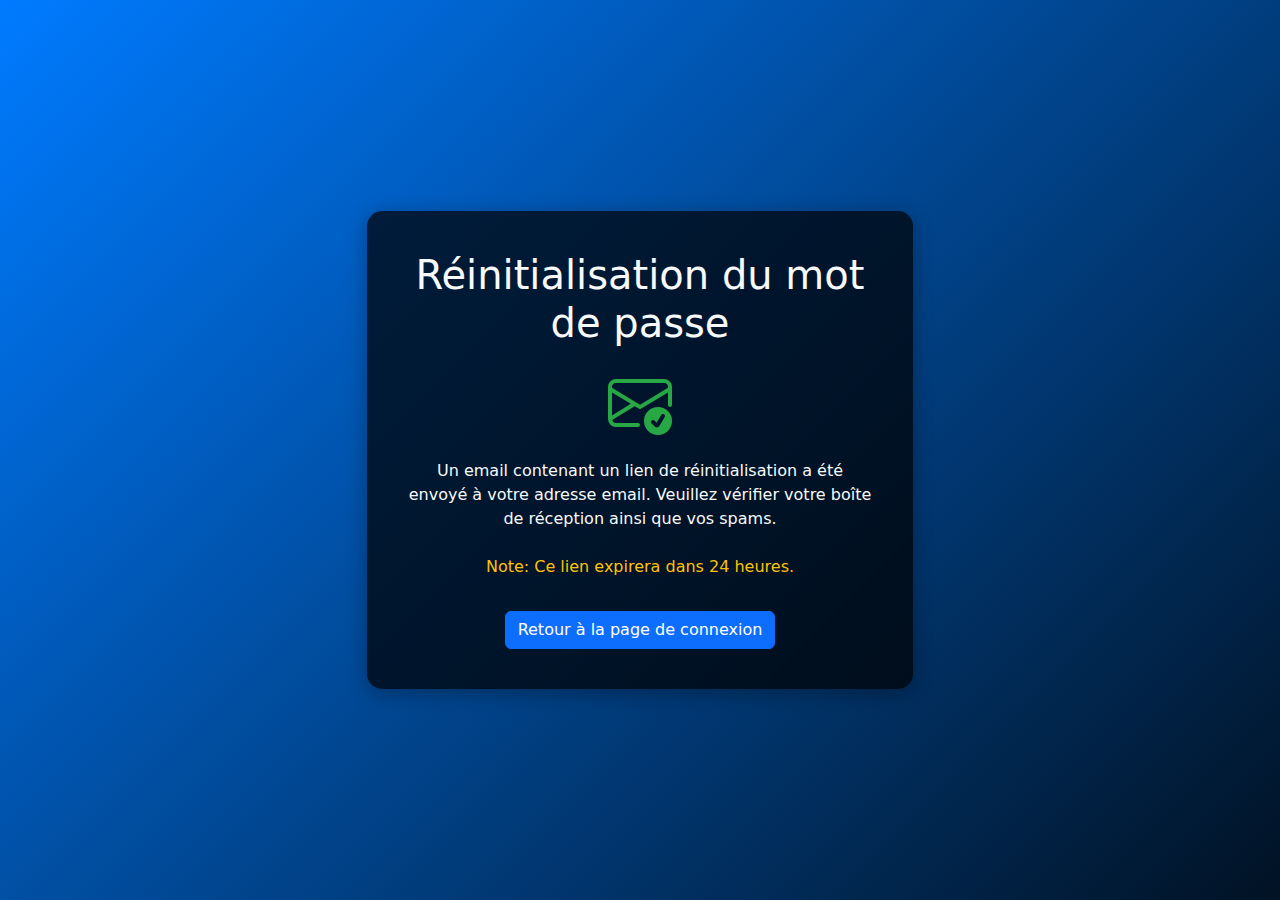
<file: templates/email-sent.html>
<!DOCTYPE html>
<html lang="fr">
<head>
    <link rel="stylesheet" href="css/bootstrap.min.css">
    <link rel="stylesheet" href = "css/emailSent.css">
    <meta charset="UTF-8">
    <meta name="viewport" content="width=device-width, initial-scale=1.0">
    <title>Réinitialisation du mot de passe - NMLab</title>
</head>
<body>
    <div class="container">
        <div class="row justify-content-center">
            <div class="col-md-8 col-lg-6">
                <div class="card p-4 emailsentbgcolor text-light">
                    <div class="card-body text-center">
                        <h1 class="mb-4">Réinitialisation du mot de passe</h1>
                        <div class="mb-4">
                            <svg xmlns="http://www.w3.org/2000/svg" width="64" height="64" fill="#28a745" class="bi bi-envelope-check" viewBox="0 0 16 16">
                                <path d="M2 2a2 2 0 0 0-2 2v8.01A2 2 0 0 0 2 14h5.5a.5.5 0 0 0 0-1H2a1 1 0 0 1-.966-.741l5.64-3.471L8 9.583l7-4.2V8.5a.5.5 0 0 0 1 0V4a2 2 0 0 0-2-2H2Zm3.708 6.208L1 11.105V5.383l4.708 2.825ZM1 4.217V4a1 1 0 0 1 1-1h12a1 1 0 0 1 1 1v.217l-7 4.2-7-4.2Z"/>
                                <path d="M16 12.5a3.5 3.5 0 1 1-7 0 3.5 3.5 0 0 1 7 0Zm-1.993-1.679a.5.5 0 0 0-.686.172l-1.17 1.95-.547-.547a.5.5 0 0 0-.708.708l.774.773a.75.75 0 0 0 1.174-.144l1.335-2.226a.5.5 0 0 0-.172-.686Z"/>
                            </svg>
                        </div>
                        <p class="mb-4">Un email contenant un lien de réinitialisation a été envoyé à votre adresse email. Veuillez vérifier votre boîte de réception ainsi que vos spams.</p>
                        <p class="text-warning">Note: Ce lien expirera dans 24 heures.</p>
                        <a href="login.html" class="btn btn-primary mt-3">Retour à la page de connexion</a>
                    </div>
                </div>
            </div>
        </div>
    </div>

    <script src="js/bootstrap.bundle.min.js"></script>
</body>
</html>
</file>
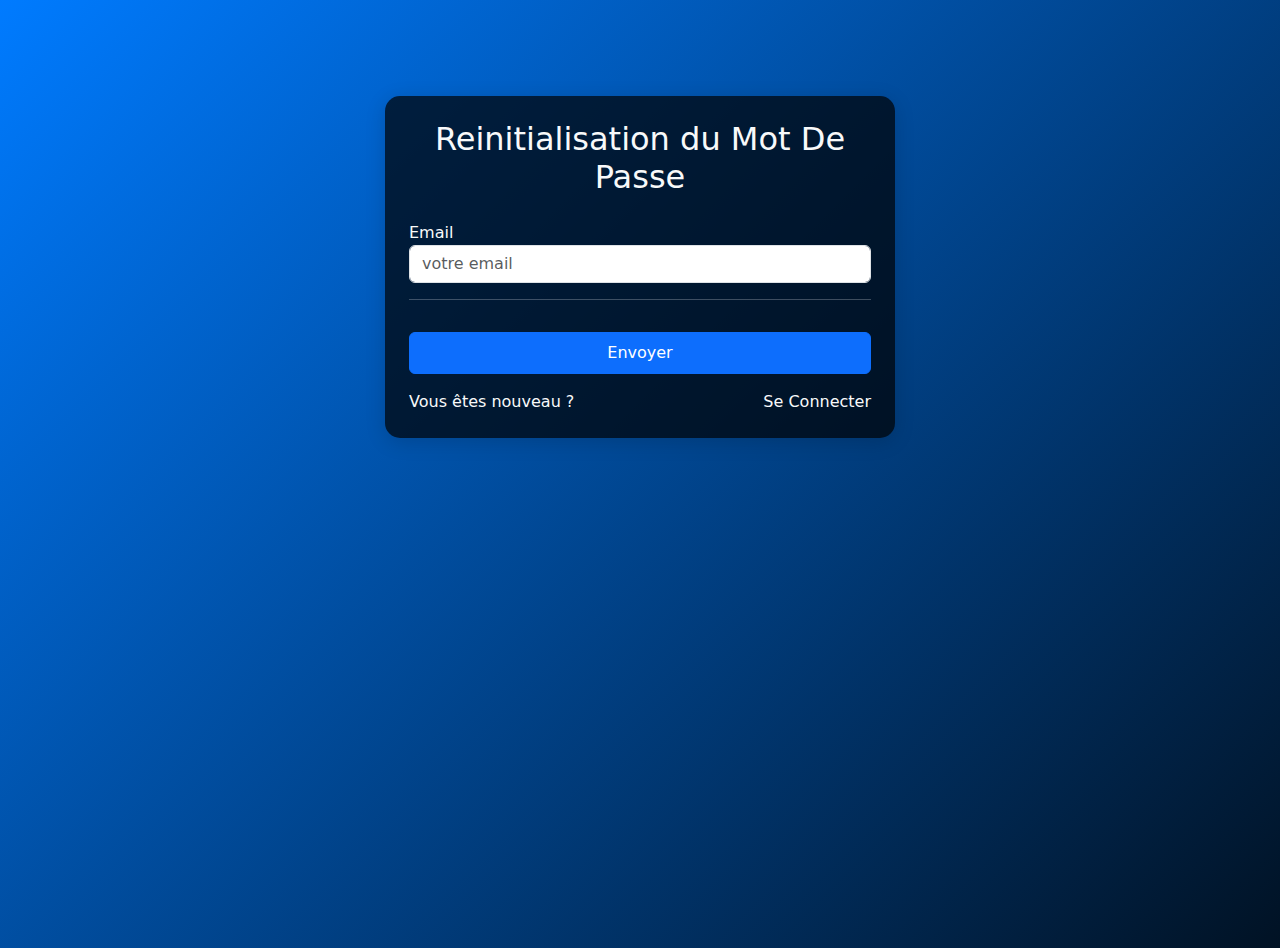
<file: templates/forgot-password.html>
<!DOCTYPE html>
<html lang="en">
<head>
    <link rel="stylesheet" href="css/bootstrap.min.css">
    <meta charset="UTF-8">
    <meta name="viewport" content="width=device-width, initial-scale=1.0">
    <link rel = "stylesheet" href="css/forgetPassword.css">
    <link rel="icon" href="media/logoNMlab.png">
    <title>Login - NMLab</title>
</head>
<body>
    <header class="container text-light p-5 text-center text-md-start mt-5">
        <div class="row align-items-center justify-content-center">
            <div class="col-md-8 col-lg-6 mt-4 mt-md-0">
                <div class="card p-4 loginbgcolor text-light border-0">
                    <h2 class="text-center mb-4">Reinitialisation du Mot De Passe</h2>
                    <div id="errorAlert" class="alert alert-danger d-none"></div>
                    <form method = "POST" id = "resetForm">
                        <div class = "mb-3">
                            <label for="email" xlass="form-label">Email</label>
                            <input type="email" required class = "form-control" id = "email" placeholder="votre email">
                        </div>
                        <hr>
                        <button type="submit" class="btn btn-primary w-100 py-2 mt-3">
                            <span id="submitText">Envoyer</span>
                            <span id="spinner" class="spinner-border spinner-border-sm d-none" role="status" aria-hidden="true"></span>
                        </button>
                        <div class="d-flex justify-content-between mt-3">
                            <a href="register.html" class="text-light text-decoration-none">Vous êtes nouveau ?</a>
                            <a href="login.html" class="text-light text-decoration-none">Se Connecter</a>
                        </div>
                    </form>
               
               
                </div>
            </div>
        </div>
    </header>
    <script src="js/forgotPasswordScript.js"></script>
    <script src="js/bootstrap.bundle.min.js"></script>
</body>
</html>
</file>
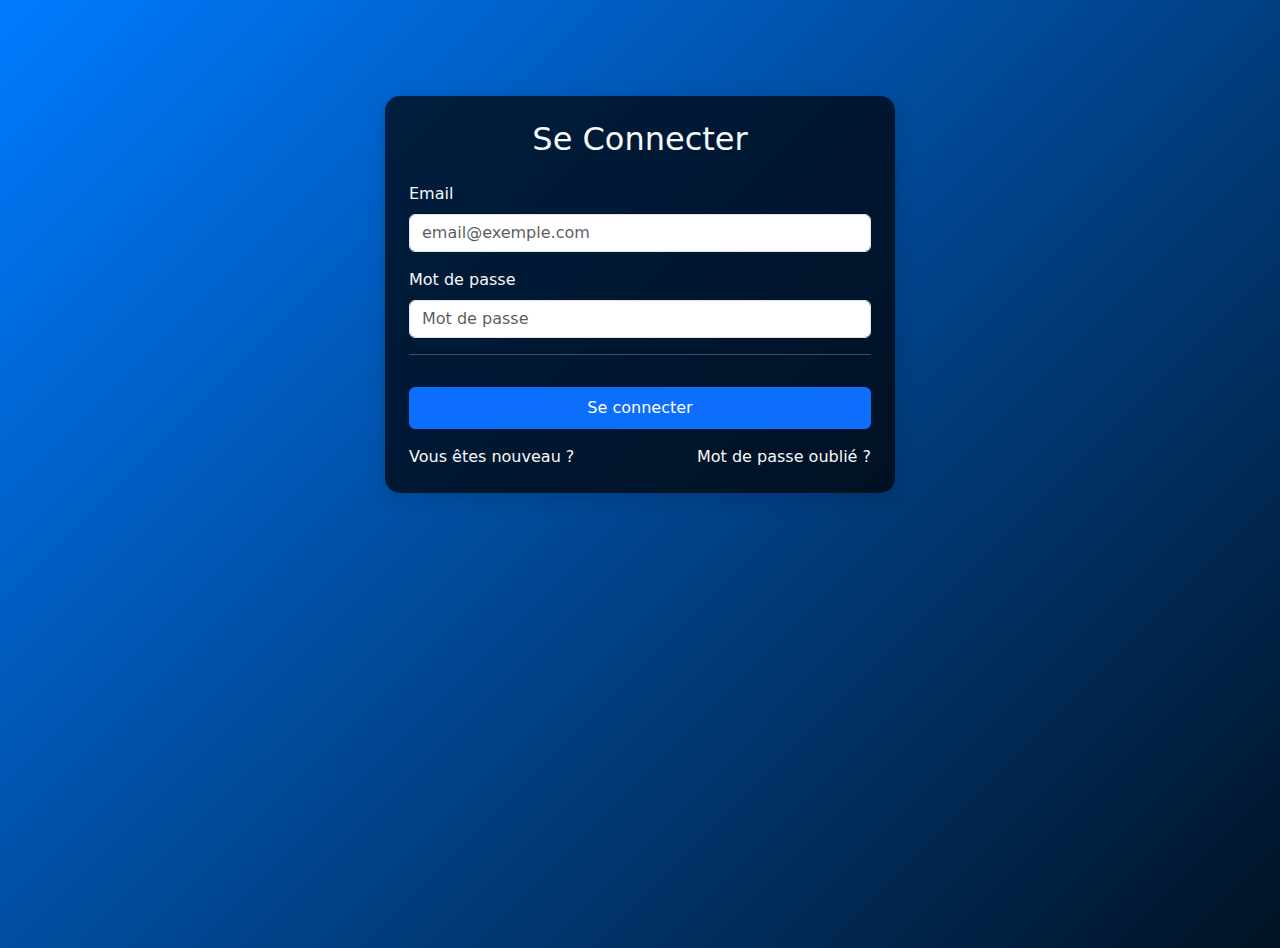
<file: templates/login.html>
<!DOCTYPE html>
<html lang="fr">
<head>
    <meta charset="UTF-8">
    <meta name="viewport" content="width=device-width, initial-scale=1.0">
    <title>Connexion - NMLab</title>
    <link href="css/bootstrap.min.css" rel ="stylesheet">
    <link href = "css/loginStyles.css" rel = "stylesheet">
    <link rel="icon" href="media/logoNMLab.png">

</head>
<body>
    <header class="container text-light p-5 text-center text-md-start mt-5">
        <div class="row align-items-center justify-content-center">
            <div class="col-md-8 col-lg-6 mt-4 mt-md-0">
                <div class="card p-4 loginbgcolor text-light border-0">
                    <h2 class="text-center mb-4">Se Connecter</h2>

                    <div id="errorAlert" class="alert alert-danger d-none"></div>

                    <form id="loginForm">
                        <div class="mb-3">
                            <label for="email" class="form-label">Email</label>
                            <input type="email" required class="form-control" id="email" placeholder="email@exemple.com">
                        </div>
        
                        <div class="mb-3">
                            <label for="password" class="form-label">Mot de passe</label>
                            <input type="password" required class="form-control" id="password" placeholder="Mot de passe">
                        </div>
                        
                        <hr>
                        
                        <button type="submit" class="btn btn-primary w-100 py-2 mt-3">
                            <span id="submitText">Se connecter</span>
                            <span id="spinner" class="spinner-border spinner-border-sm d-none" role="status" aria-hidden="true"></span>
                        </button>

                        <div class="d-flex justify-content-between mt-3">
                            <a href="register.html" class="text-light text-decoration-none">Vous êtes nouveau ?</a>
                            <a href="forgot-password.html" class="text-light text-decoration-none">Mot de passe oublié ?</a>
                        </div>
                    </form>
                </div>
            </div>
        </div>
    </header>

    <script src="js/loginScript.js"></script>
    <script src="https://cdn.jsdelivr.net/npm/bootstrap@5.3.0/dist/js/bootstrap.bundle.min.js"></script>
</body>
</html>
</file>
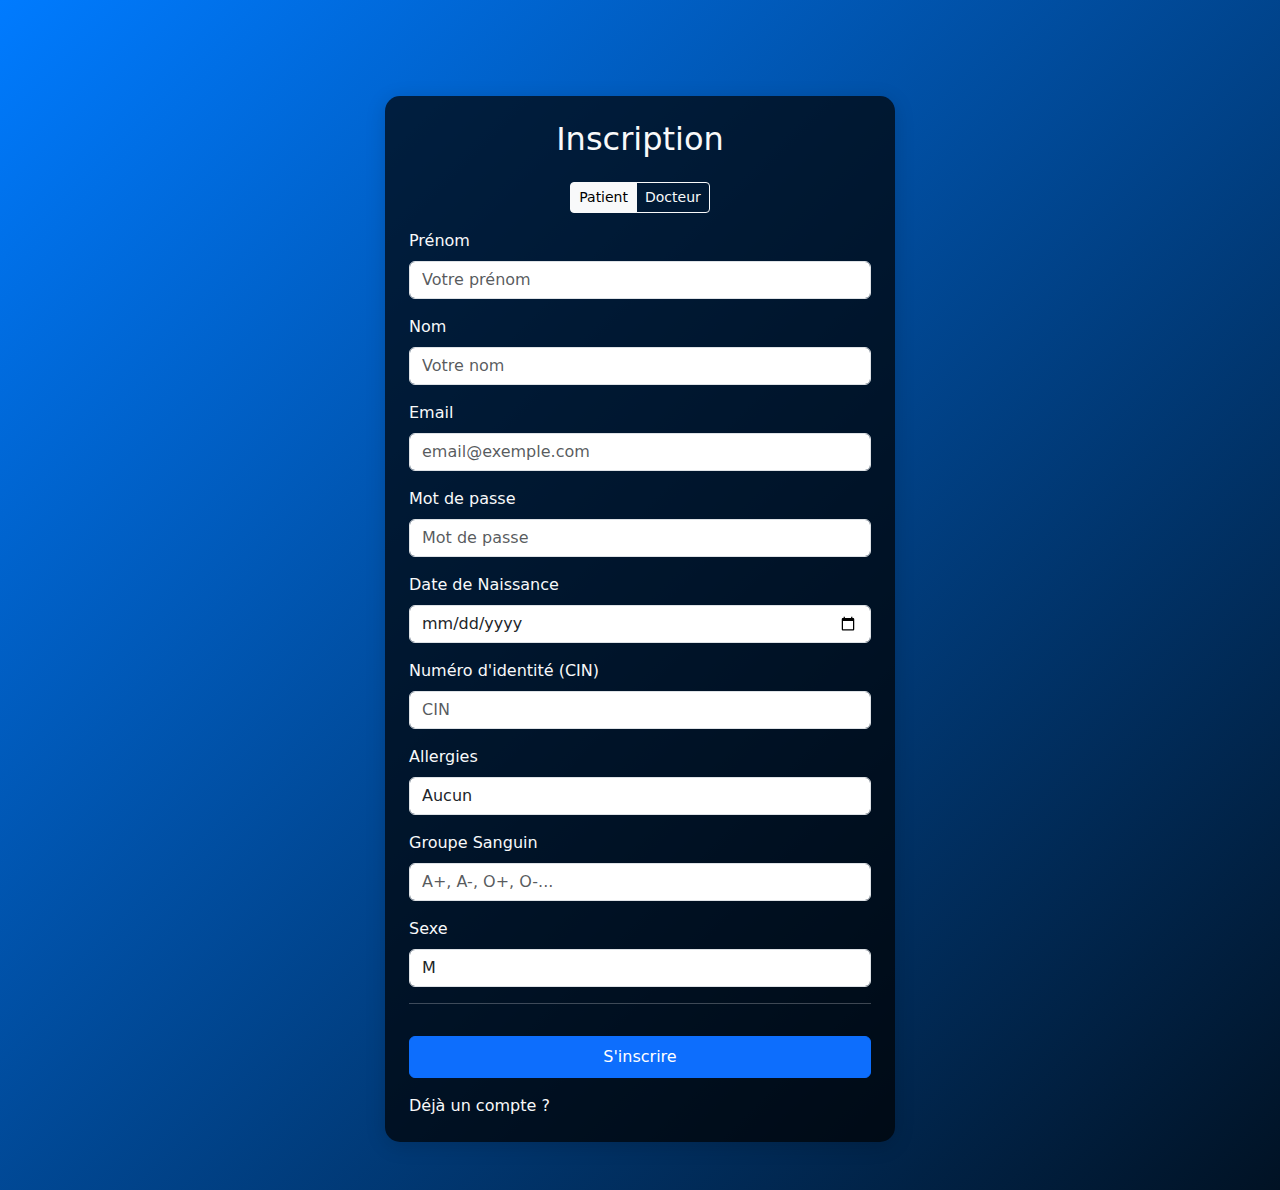
<file: templates/register.html>
<!DOCTYPE html>
<html lang="fr">
<head>
    <meta charset="UTF-8">
    <meta name="viewport" content="width=device-width, initial-scale=1.0">
    <title>Inscription - NMLab</title>
    <link href="css/bootstrap.min.css" rel="stylesheet">
    <link href = "css/registerStyles.css" rel = "stylesheet">
</head>
<body>
    <header class="container text-light p-5 text-center text-md-start mt-5">
        <div class="row align-items-center justify-content-center">
            <div class="col-md-8 col-lg-6 mt-4 mt-md-0">
                <div class="card p-4 registrationbgcolor text-light border-0">
                    <h2 class="text-center mb-4">Inscription</h2>

                    <!-- Error message container -->
                    <div id="errorAlert" class="alert alert-danger d-none"></div>

                    <div class="mb-3 text-center">
                        <div class="btn-group" role="group" aria-label="Registration Type">
                            <button type="button" id="patientBtn" class="btn btn-outline-light btn-sm active">Patient</button>
                            <button type="button" id="doctorBtn" class="btn btn-outline-light btn-sm">Docteur</button>
                        </div>
                    </div>

                    <form id="registrationForm">
                        <div class="mb-3">
                            <label for="prenom" class="form-label">Prénom</label>
                            <input type="text" required class="form-control" id="prenom" placeholder="Votre prénom">
                        </div>

                        <div class="mb-3">
                            <label for="nom" class="form-label">Nom</label>
                            <input type="text" required class="form-control" id="nom" placeholder="Votre nom">
                        </div>

                        <div class="mb-3">
                            <label for="email" class="form-label">Email</label>
                            <input type="email" required class="form-control" id="email" placeholder="email@exemple.com">
                        </div>
        
                        <div class="mb-3">
                            <label for="password" class="form-label">Mot de passe</label>
                            <input type="password" required class="form-control" id="password" placeholder="Mot de passe">
                        </div>

                        <div id="additionalFields">
                            <div class="mb-3">
                                <label class="form-label">Date de Naissance</label>
                                <input type="date" class="form-control" id="date_naissance" name="date_naissance">
                            </div>
                            <div class="mb-3">
                                <label class="form-label">Numéro d'identité (CIN)</label>
                                <input type="text" class="form-control" id="cin" name="cin" placeholder="CIN">
                            </div>
                            <div class="mb-3">
                                <label class="form-label">Allergies</label>
                                <select class="form-control" id="allergies" name="allergies">
                                    <option value="Aucun">Aucun</option>
                                    <option value="Médicamenteuses">Médicamenteuses</option>
                                    <option value="Alimentaires">Alimentaires</option>
                                    <option value="Insecteuses">Insecteuses</option>
                                    <option value="Autre">Autre</option>
                                </select>
                            </div>
                            <div class="mb-3">
                                <label class="form-label">Groupe Sanguin</label>
                                <input type="text" class="form-control" id="groupe_sanguin" name="groupe_sanguin" placeholder="A+, A-, O+, O-...">
                            </div>
                            <div class="mb-3">
                                <label class="form-label">Sexe</label>
                                <select class="form-control" id="sexe" name="sexe">
                                    <option value="M">M</option>
                                    <option value="F">F</option>
                                </select>
                            </div>
                        </div>
                        
                        <hr>
                        
                        <button type="submit" class="btn btn-primary w-100 py-2 mt-3">
                            <span id="submitText">S'inscrire</span>
                            <span id="spinner" class="spinner-border spinner-border-sm d-none" role="status" aria-hidden="true"></span>
                        </button>

                        <div class="d-flex justify-content-between mt-3">
                            <a href="login.html" class="text-light text-decoration-none">Déjà un compte ?</a>
                        </div>
                    </form>
                </div>
            </div>
        </div>
    </header>

    <script src="js/registerScript.js"></script>
    <script src="https://cdn.jsdelivr.net/npm/bootstrap@5.3.0/dist/js/bootstrap.bundle.min.js"></script>
</body>
</html>
</file>
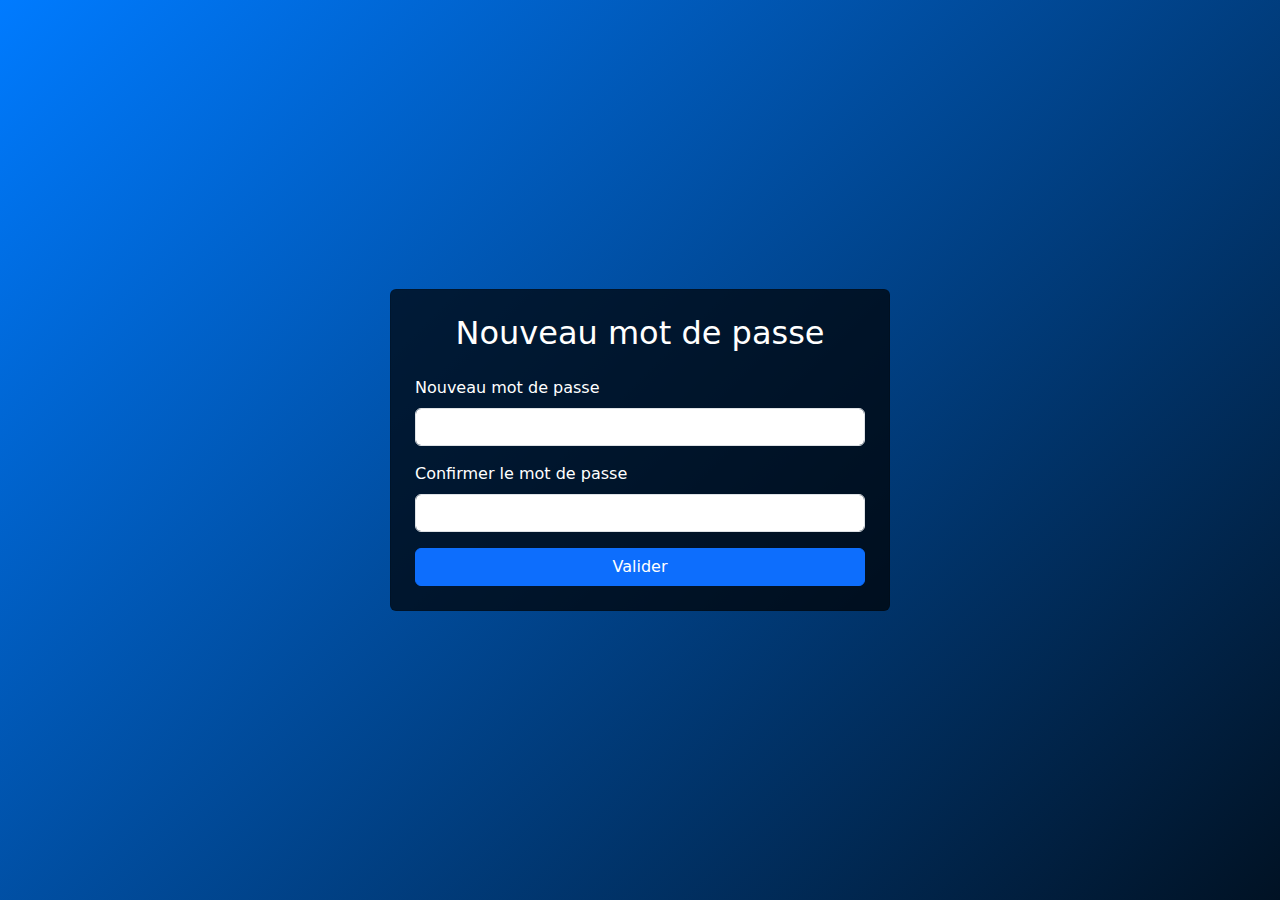
<file: templates/reset-password.html>
<!DOCTYPE html>
<html lang="en">
<head>
    <meta charset="UTF-8">
    <meta name="viewport" content="width=device-width, initial-scale=1.0">
    <title>Réinitialisation du mot de passe - NMLab</title>
    <link href="css/bootstrap.min.css" rel="stylesheet">
    <link href = "css/resetPassword.css" rel="stylesheet">

</head>
<body>
    <div class="container">
        <div class="card p-4">
            <h2 class="text-center mb-4">Nouveau mot de passe</h2>
            <div id="message" class="alert d-none"></div>
            
            <form id="resetForm">
                <div class="mb-3">
                    <label class="form-label">Nouveau mot de passe</label>
                    <input type="password" class="form-control" id="password" required>
                </div>
                <div class="mb-3">
                    <label class="form-label">Confirmer le mot de passe</label>
                    <input type="password" class="form-control" id="confirmPassword" required>
                </div>
                <button type="submit" class="btn btn-primary w-100">
                    <span id="submitText">Valider</span>
                    <span id="spinner" class="spinner-border spinner-border-sm d-none"></span>
                </button>
            </form>
        </div>
    </div>

    <script src = "js/resetPasswordScript.js"></script>
</body>
</html>
</file>
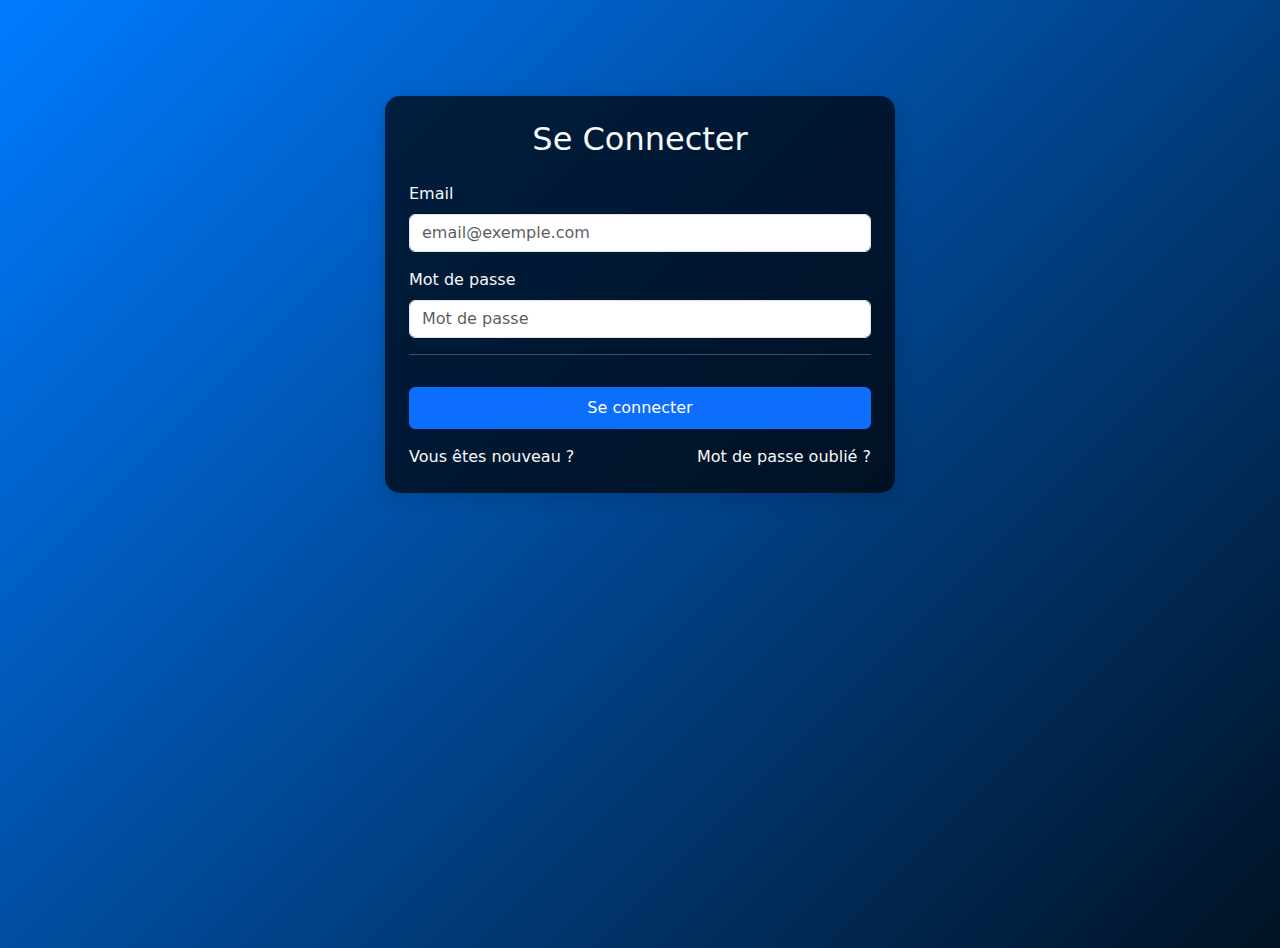
<file: lab_proj/templates/docteur.html>
<!DOCTYPE html>
<html lang="en">
<head>
  <meta charset="UTF-8">
  <meta name="viewport" content="width=device-width, initial-scale=1.0">
  <title>Doctor Dashboard</title>
  <link rel="stylesheet" href="https://cdnjs.cloudflare.com/ajax/libs/font-awesome/6.0.0-beta3/css/all.min.css">
  <link rel="stylesheet" href="css/docteur.css">
  <link rel="icon" href="images/logoNMlab.png">
</head>
<body>
  <form id="csrf-form" style="display:none">{% csrf_token %}</form>
  <div id="alert-container" style="position:fixed; top:20px; right:20px; z-index:1000"></div>

  <div class="dashboard-container">
    <!-- Sidebar -->
    <div class="sidebar">
      <div class="profile">
        <h3>Dr. Chargemrnt...</h3>
        <p>Médecin</p>
      </div>
      <nav>
        <ul>
          <li class="active" data-tab="dashboard"><i class="fas fa-home"></i>Tableau de bord</li>
          <li data-tab="appointments"><i class="fas fa-calendar-check"></i>Rendez-vous</li>
          <li data-tab="messages"><i class="fas fa-comments"></i> Messages</li>
          <li data-tab="write-prescription"><i class="fas fa-file-medical"></i>Prescription</li>
          <li data-tab="prescription-history"><i class="fas fa-history"></i> Prescription History</li>
          <li data-tab="profile"><i class="fas fa-user"></i> Profil</li>
        </ul>
      </nav>
    </div>

    <!-- Main Content -->
    <div class="main-content">
      <!-- Header -->
      <header>
        <h1 id="page-title">Tableau de bord</h1>
        <div class="user-actions">
          <button class="btn-logout"><i class="fas fa-sign-out-alt"></i>Déconnexion</button>
        </div>
      </header>

      <!-- Dashboard Content -->
      <div class="content active" id="dashboard-content">
        <div class="cards">
          <div class="card">
            <h3>Rendez-vous aujourd'hui</h3>
            <div class="today-appointments">
              <!-- Content generated by JS -->
            </div>
          </div>
        </div>
      </div>

      <!-- Appointments Content -->
      <div class="content" id="appointments-content">
        <h2>Rendez-vous du jour</h2>
        <div class="appointment-list">
          <!-- Appointments list generated by JS -->
        </div>
      </div>

      <!-- Messages Content -->
      <div class="content" id="messages-content">
        <h2>Messagerie</h2>
        <div class="messaging-container">
          <div class="patients-list">
            <!-- List of patients to chat with (generated by JS if needed) -->
            <div class="patient-card active">
              Chargement des contacts...
            </div>
          </div>
          <div class="chat-container">
            <div class="chat-messages" id="chat-messages">
              <!-- Messages generated by JS -->
              <p>Sélectionnez un patient pour commencer</p>
            </div>
            <div class="message-input">
              <textarea placeholder="Type your message..." id="message-text" aria-label="Type your message"></textarea>
              <button class="btn-send" id="btn-send-message" aria-label="Send message">
                <i class="fas fa-paper-plane"></i> Envoyer
              </button>
            </div>
          </div>
        </div>
      </div>

      <!-- Write Prescription Content -->
      <div class="content" id="write-prescription-content">
        <h2>Nouvelle prescription</h2>
        <div class="prescription-form">
          <div class="error-message">

          </div>
          <div class="sucess-message">

          </div>
          <div class="form-group">
            <label for="cin-patient">CIN du patient :</label>
            <input required type="text" id="cin" placeholder="Entrer le cin du patient">
          </div>
          <div class="form-group">
            <label for="dateRendezVous">Date du Rendez vous :</label>
            <input required type="datetime-local" id="daterdv" placeholder="Rendez vous correspondant a cette prescription">
          </div>
          <div class="form-group">
            <label for="diagnostique"> Diagnostique :</label>
            <input required type="text" id="diagnostique" placeholder="Votre diagnostique pour cet patient">
          </div>
          <div class="form-group">
            <label for="traitement">Traitement :</label>
            <input required id="traitement"  placeholder="Le traitement coresspondant"></input>
          </div>
          <div class="form-group">
            <label for="notes">Notes :</label>
            <textarea id="notes"  rows = 3 placeholder="notes supplimentaires"></textarea>
          </div>
          <button class="btn-submit" id="btn-submit-prescription">Enregistrer</button>
        </div>
      </div>

<!-- Prescription History Content -->
<div class="content" id="prescription-history-content">
 
  <!-- Search section for patient history by CIN -->
  <div class="patient-search-section">
    <h3>Rechercher l'historique d'un patient</h3>
    <div class="search-container">
      <input type="text" id="patient-cin" placeholder="Entrez le CIN du patient" />
      <button id="search-history-btn">Rechercher</button>
    </div>
    <div id="search-results-message"></div>
  </div>
  
  <div class="prescription-history-list">
    <!-- History generated by JS -->
  </div>
</div>
      <!-- Profile Content -->
      <div class="content" id="profile-content">
        <h2>Profil</h2>
        <div class="profile-details">
          <!-- Profile details generated by JS -->
        </div>
      </div>
    </div>
  </div>

  <!-- Modal for Appointment Details -->
  <div class="modal" id="appointment-modal">
    <div class="modal-content">
      <span class="close-modal" aria-label="Close">&times;</span>
      <h2 id="modal-title">Détails du rendez-vous</h2>
      <div id="modal-body">
        <!-- Appointment details generated by JS -->
      </div>
      <div class="modal-actions">
        <button class="btn-cancel" id="modal-cancel-btn">Annuler</button>
        <button class="btn-close-modal">Fermer</button>
      </div>
    </div>
  </div>

  <script src="js/docteurScript.js"></script>

</body>
</html>
</file>
<file: templates/css/emailSent.css>
body {
    background: linear-gradient(135deg, #007bff, #011224);
    min-height: 100vh;
    display: flex;
    align-items: center;
}
.emailsentbgcolor {
    background-color: rgba(0, 0, 0, 0.7);
    border-radius: 15px;
    max-width: 600px;
    margin: 0 auto;
}
.card {
    border: none;
    box-shadow: 0 4px 20px rgba(0, 0, 0, 0.3);
}
</file>
<file: templates/css/forgetPassword.css>
body {
    background: linear-gradient(135deg, #007bff, #011224);
    min-height: 100vh;
}
.loginbgcolor {
    background-color: rgba(0, 0, 0, 0.7);
    border-radius: 15px;
}
.card {
    box-shadow: 0 4px 20px rgba(0, 0, 0, 0.15);
}
</file>
<file: templates/css/loginStyles.css>
body {
    background: linear-gradient(135deg, #007bff, #011224);
    min-height: 100vh;
}
.loginbgcolor {
    background-color: rgba(0, 0, 0, 0.7);
    border-radius: 15px;
}
.card {
    box-shadow: 0 4px 20px rgba(0, 0, 0, 0.15);
}
</file>
<file: templates/css/registerStyles.css>
body {
    background: linear-gradient(135deg, #007bff, #011224);
    min-height: 100vh;
}
.registrationbgcolor {
    background-color: rgba(0, 0, 0, 0.7);
    border-radius: 15px;
}
.card {
    box-shadow: 0 4px 20px rgba(0, 0, 0, 0.15);
}
</file>
<file: lab_proj/templates/css/docteur.css>
:root {
  --primary-color: #011428;
  --secondary-color: #1c528c;
  --accent-color: #096691;
  --light-color: #f8f9fa;
  --dark-color: #343a40;
  --success-color: #28a745;
  --danger-color: #dc3545;
  --warning-color: #ffc107;
  --info-color: #17a2b8;
}

* {
  margin: 0;
  padding: 0;
  box-sizing: border-box;
  font-family: 'Segoe UI', Tahoma, Geneva, Verdana, sans-serif;
}

body {
  background-color: #f5f5f5;
}

/* Layout */
.dashboard-container {
  display: flex;
  min-height: 100vh;
}

/* Sidebar */
.sidebar {
  width: 250px;
  background-color: var(--primary-color);
  color: white;
  padding: 20px 0;
  transition: all 0.3s;
}

.profile {
  text-align: center;
  padding: 20px;
  border-bottom: 1px solid rgba(255,255,255,0.1);
}

.profile-img {
  width: 100px;
  height: 100px;
  border-radius: 50%;
  object-fit: cover;
  margin-bottom: 10px;
  border: 4px solid white;
}

.sidebar nav ul {
  list-style: none;
  padding: 20px 0;
}

.sidebar nav ul li {
  padding: 15px 25px;
  cursor: pointer;
  display: flex;
  align-items: center;
  transition: all 0.3s;
}

.sidebar nav ul li i {
  margin-right: 10px;
  width: 20px;
  text-align: center;
}

.sidebar nav ul li:hover {
  background-color: rgba(255,255,255,0.1);
}

.sidebar nav ul li.active {
  background-color: var(--secondary-color);
  border-left: 4px solid var(--accent-color);
}

/* Main Content */
.main-content {
  flex: 1;
  padding: 20px;
  background-color: var(--light-color);
}

header {
  background-color: white;
  padding: 15px 20px;
  display: flex;
  justify-content: space-between;
  align-items: center;
  box-shadow: 0 2px 5px rgba(0,0,0,0.1);
}

.user-actions {
  display: flex;
  align-items: center;
  gap: 15px;
}

.btn-logout, .btn-notification {
  padding: 8px 15px;
  background-color: var(--danger-color);
  color: white;
  border: none;
  border-radius: 4px;
  cursor: pointer;
}

/* Sections (Content) */
.content {
  padding: 30px;
  display: none;
}

.content.active {
  display: block;
}

/* Cards */
.cards {
  display: grid;
  grid-template-columns: repeat(auto-fit, minmax(300px, 1fr));
  gap: 20px;
  margin-bottom: 30px;
}

.card {
  background-color: white;
  padding: 20px;
  border-radius: 8px;
  box-shadow: 0 2px 5px rgba(0,0,0,0.1);
}

.card h3 {
  margin-bottom: 15px;
  color: var(--secondary-color);
  border-bottom: 1px solid #eee;
  padding-bottom: 10px;
}

.today-appointments p,
.appointment-list p {
  margin: 5px 0;
}

/* Buttons */
.btn-cancel,
.btn-details,
.btn-submit,
.btn-quick,
.btn-view,
.btn-delete {
  padding: 8px 15px;
  border: none;
  border-radius: 4px;
  cursor: pointer;
  margin-top: 10px;
  font-weight: 500;
  transition: all 0.3s;
}

.btn-cancel {
  background-color: var(--danger-color);
  padding: 8px 20px;
}

.btn-details {
  background-color: var(--info-color);
  color: white;
}

.btn-submit {
  background-color: var(--success-color);
  color: white;
  font-size: 1rem;
  padding: 10px 20px;
}

.btn-quick {
  background-color: var(--primary-color);
  color: white;
  padding: 12px 20px;
  margin-right: 15px;
  display: inline-flex;
  align-items: center;
  gap: 8px;
}

.btn-quick:hover {
  background-color: var(--secondary-color);
}

.btn-view,
.btn-delete {
  padding: 10px 20px;
  font-size: 0.9rem;
  margin: 5px 2px;
}

/* Forms */
.appointment-form, .prescription-form {
  background-color: white;
  padding: 25px;
  border-radius: 8px;
  box-shadow: 0 2px 10px rgba(0,0,0,0.05);
  margin-top: 30px;
}

.form-group {
  margin-bottom: 20px;
}

.form-group label {
  display: block;
  margin-bottom: 8px;
  font-weight: 500;
}

.form-group input,
.form-group select,
.form-group textarea {
  width: 100%;
  padding: 10px;
  border: 1px solid #ddd;
  border-radius: 4px;
  font-size: 1rem;
}

.form-group textarea {
  resize: vertical;
  min-height: 80px;
}

/* Lists */
.appointment-list,
.history-list,
.prescription-history-list {
  background-color: white;
  border-radius: 8px;
  box-shadow: 0 2px 10px rgba(0,0,0,0.05);
  padding: 20px;
  margin-top: 20px;
}

.appointment-item {
  padding: 15px;
  border-bottom: 1px solid #eee;
  display: flex;
  justify-content: space-between;
  align-items: center;
}

.appointment-item:last-child {
  border-bottom: none;
}

.appointment-info h4 {
  color: var(--secondary-color);
  margin-bottom: 5px;
}

.appointment-info p {
  color: #666;
  font-size: 0.9rem;
}

/* Modal */
.modal {
  display: none;
  position: fixed;
  top: 0;
  left: 0;
  width: 100%;
  height: 100%;
  background-color: rgba(0,0,0,0.5);
  z-index: 1000;
  justify-content: center;
  align-items: center;
}

.modal.active {
  display: flex;
}

.modal-content {
  background-color: white;
  padding: 20px;
  border-radius: 8px;
  width: 90%;
  max-width: 500px;
  position: relative;
}

.close-modal {
  position: absolute;
  top: 15px;
  right: 15px;
  font-size: 1.5rem;
  cursor: pointer;
  color: #666;
}

.modal-actions {
  display: flex;
  justify-content: flex-end;
  gap: 10px;
  margin-top: 20px;
}

.btn-close-modal {
  padding: 8px 15px;
  background-color: #666;
  color: white;
  border: none;
  border-radius: 4px;
  cursor: pointer;
}

/* Messaging */
.messaging-container {
  display: flex;
  gap: 20px;
  height: 70vh;
}

.patients-list {
  width: 250px;
  background-color: white;
  border-radius: 8px;
  padding: 15px;
  overflow-y: auto;
}

.patient-card {
  padding: 15px;
  margin-bottom: 10px;
  border-radius: 6px;
  cursor: pointer;
  transition: all 0.3s;
}

.patient-card:hover {
  background-color: #f8f9fa;
}

.patient-card.active {
  background-color: var(--primary-color);
  color: white;
}

.chat-container {
  flex: 1;
  display: flex;
  flex-direction: column;
  background-color: white;
  border-radius: 8px;
  overflow: hidden;
}

.chat-messages {
  flex: 1;
  padding: 20px;
  overflow-y: auto;
  background-color: #fafafa;
}

.message {
  max-width: 70%;
  padding: 12px;
  margin-bottom: 15px;
  border-radius: 12px;
  position: relative;
}

.message.doctor {
  background-color: white;
  border: 1px solid #eee;
  margin-right: auto;
}

.message.patient {
  background-color: var(--primary-color);
  color: white;
  margin-left: auto;
}

.message span {
  display: block;
  font-size: 0.8rem;
  opacity: 0.7;
  margin-top: 5px;
}

.message-input {
  border-top: 1px solid #eee;
  padding: 15px;
  display: flex;
  gap: 10px;
}

.message-input textarea {
  flex: 1;
  padding: 12px;
  border: 1px solid #ddd;
  border-radius: 8px;
  resize: none;
  height: 80px;
}

.btn-send {
  padding: 12px 25px;
  background-color: var(--primary-color);
  color: white;
  border: none;
  border-radius: 8px;
  cursor: pointer;
  align-self: flex-end;
}

/* Responsive */
@media (max-width: 768px) {
  .dashboard-container {
    flex-direction: column;
  }
  .sidebar {
    width: 100%;
    padding: 10px 0;
  }
  .sidebar nav ul {
    display: flex;
    overflow-x: auto;
    padding: 10px 0;
  }
  .sidebar nav ul li {
    padding: 10px 15px;
    white-space: nowrap;
  }
  .cards {
    grid-template-columns: 1fr;
  }
  .quick-actions {
    display: flex;
    flex-direction: column;
    gap: 10px;
  }
  .btn-quick {
    margin-right: 0;
    width: 100%;
    justify-content: center;
  }
}

@media (max-width: 480px) {
  .sidebar nav ul li {
    font-size: 0.9rem;
  }
  .btn-quick {
    font-size: 0.8rem;
  }
}
</file>
<file: templates/css/resetPassword.css>
body {
    background: linear-gradient(135deg, #007bff, #011224);
    min-height: 100vh;
    display: flex;
    align-items: center;
}
.card {
    max-width: 500px;
    margin: 0 auto;
    background: rgba(0, 0, 0, 0.7);
    color: white;
}
</file>
